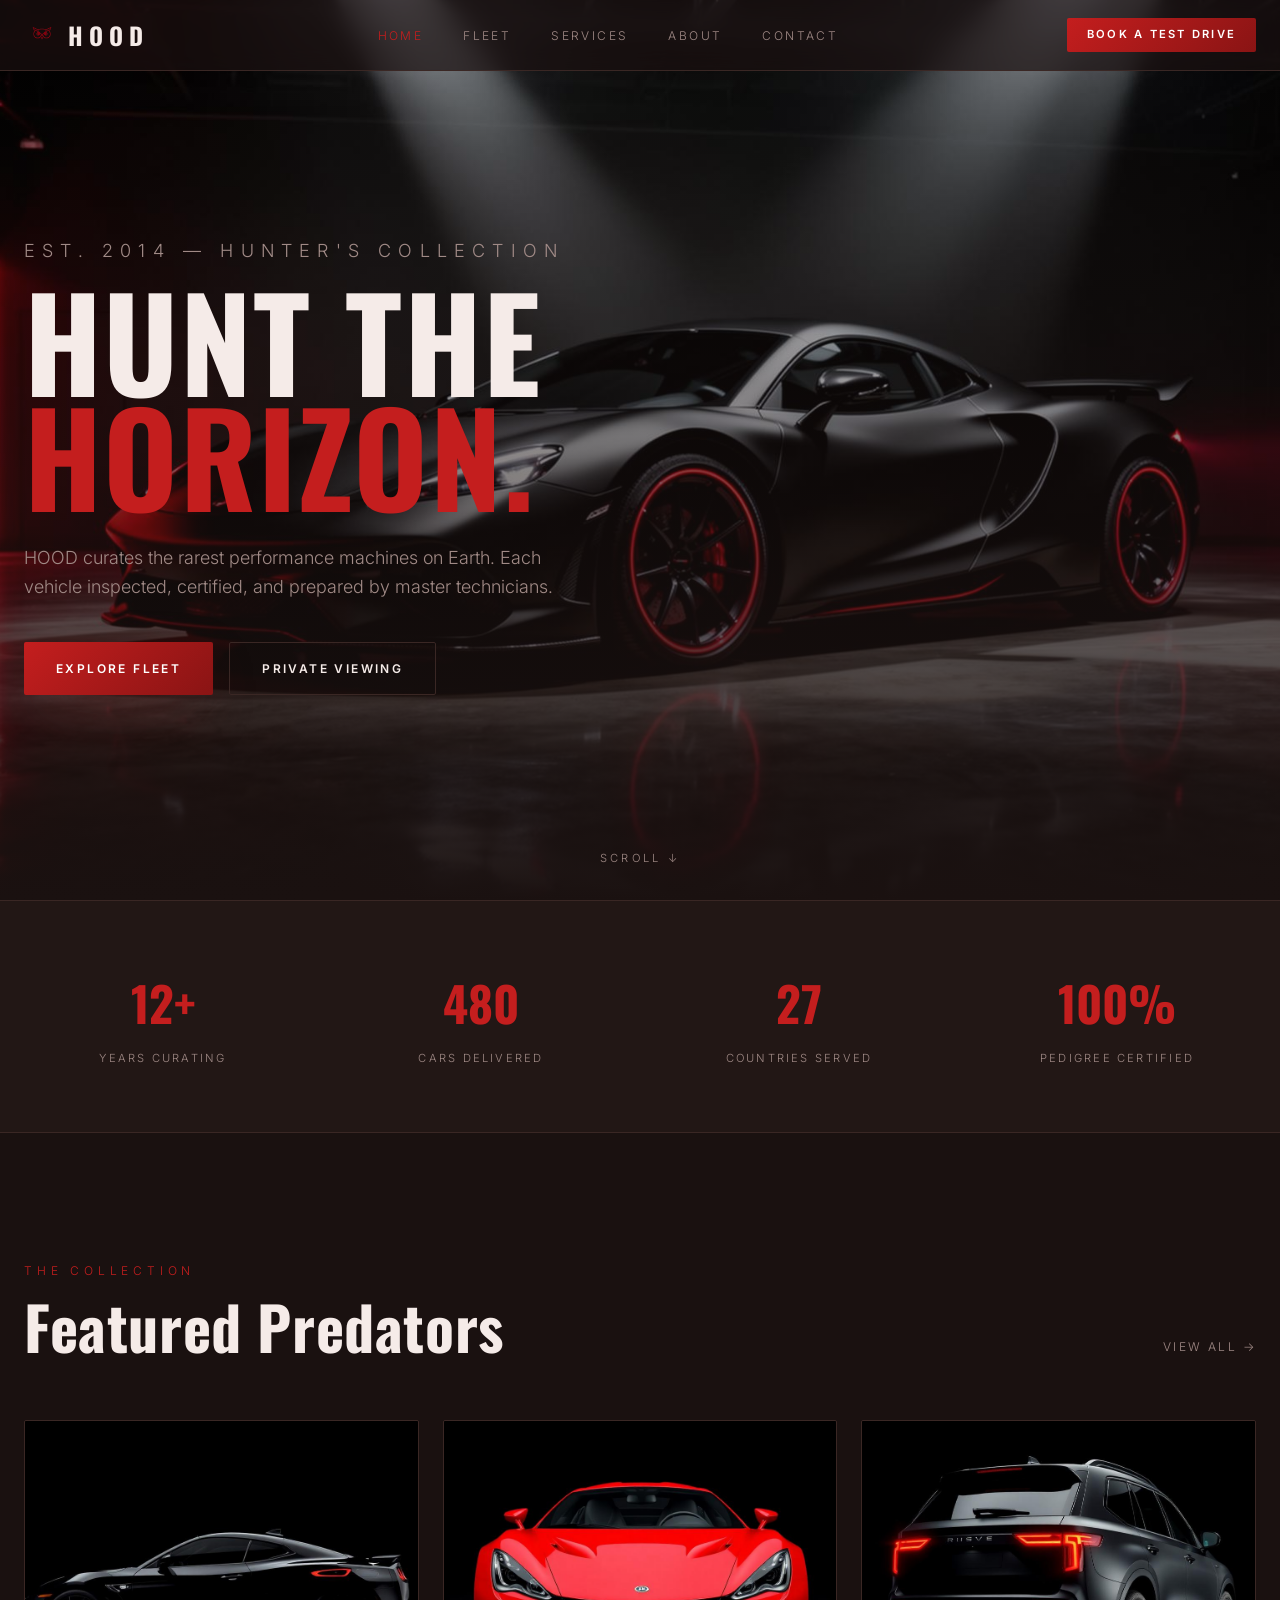
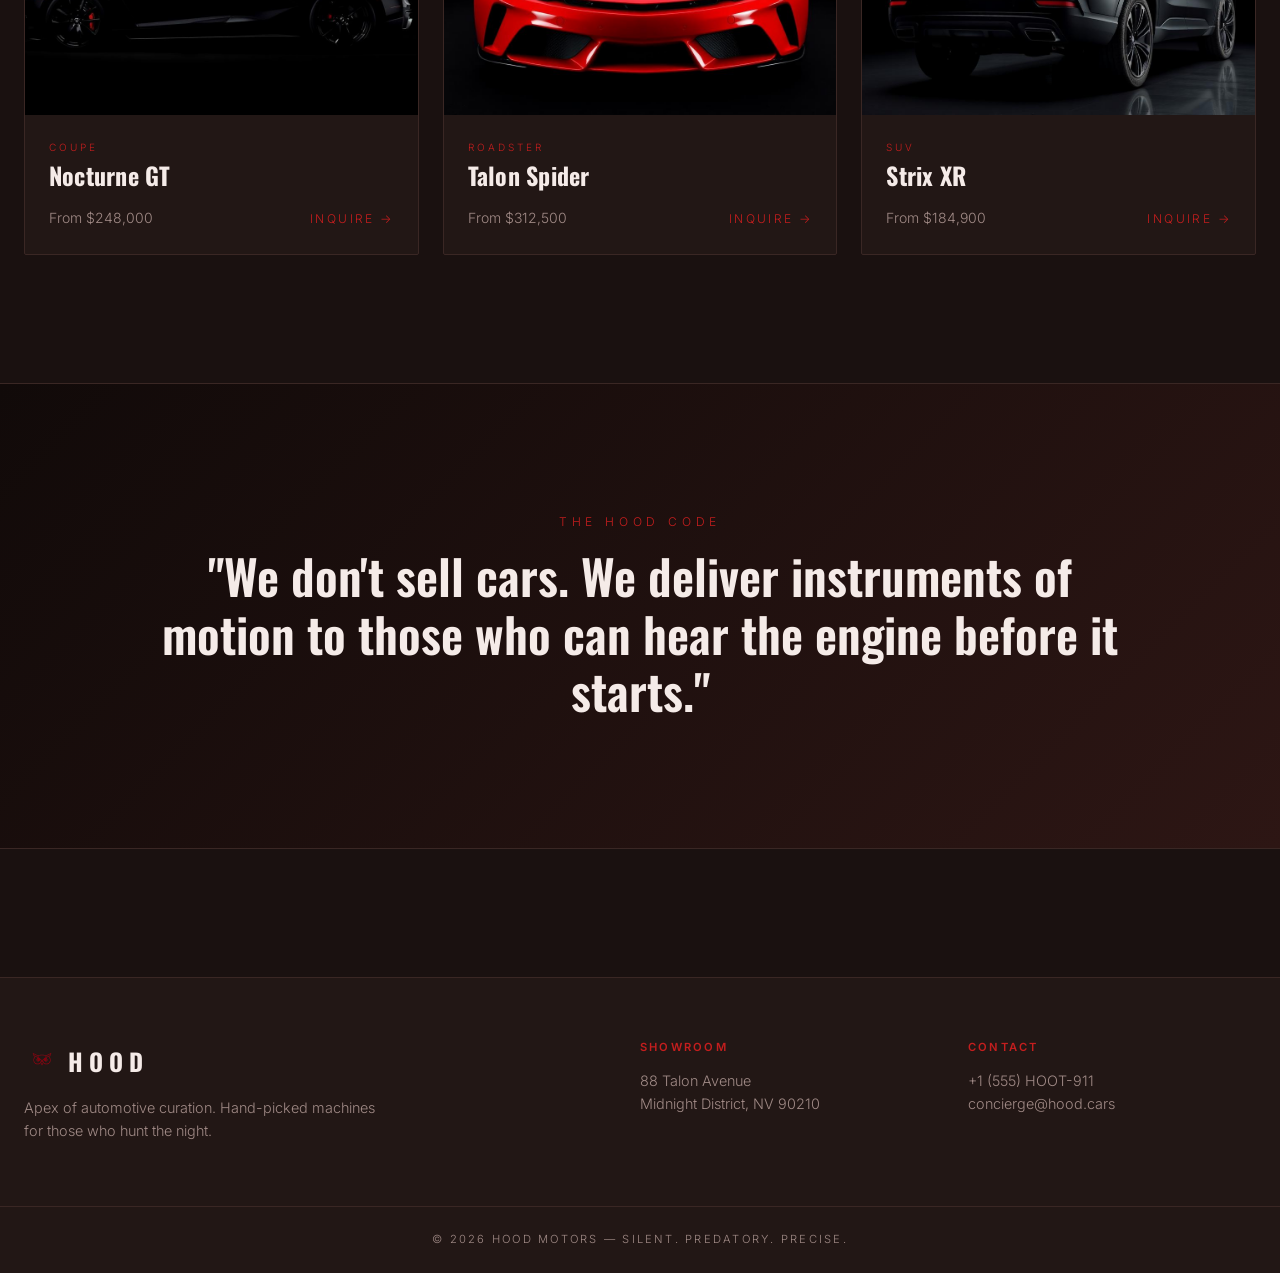
<file: public/static/index.html>
<!doctype html>
<html lang="en">
<head>
<meta charset="utf-8" />
<meta name="viewport" content="width=device-width, initial-scale=1" />
<title>HOOD — Predatory Performance Cars</title>
<meta name="description" content="HOOD curates the world's most exceptional performance and luxury vehicles. Hand-selected, hunter-grade machines." />
<meta property="og:title" content="HOOD — Predatory Performance Cars" />
<meta property="og:description" content="HOOD curates the world's most exceptional performance and luxury vehicles. Hand-selected, hunter-grade machines." />
<meta property="og:type" content="website" />
<link rel="preconnect" href="https://fonts.googleapis.com">
<link rel="preconnect" href="https://fonts.gstatic.com" crossorigin>
<link rel="stylesheet" href="https://fonts.googleapis.com/css2?family=Oswald:wght@400;600;700&family=Inter:wght@300;400;500;600&display=swap">
<link rel="stylesheet" href="styles.css" />
<link rel="icon" type="image/png" href="assets/hood-logo.png" />
</head>
<body>

<header class="nav">
  <div class="nav-inner">
    <a class="logo" href="index.html">
      <img src="assets/hood-logo.png" alt="HOOD owl logo" width="36" height="36" />
      <span>HOOD</span>
    </a>
    <nav><ul class="nav-links"><li><a href="index.html" class="active">Home</a></li><li><a href="fleet.html" class="">Fleet</a></li><li><a href="services.html" class="">Services</a></li><li><a href="about.html" class="">About</a></li><li><a href="contact.html" class="">Contact</a></li></ul></nav>
    <a class="btn-sm" href="contact.html">Book a Test Drive</a>
  </div>
</header>

<main>
<section class="hero">
  <img src="assets/hero-car.jpg" alt="HOOD signature matte black supercar with red rim lighting" />
  <div class="hero-content">
    <p class="eyebrow animate-slide">Est. 2014 — Hunter's Collection</p>
    <h1 class="animate-slide delay-1">HUNT THE<br/><span class="text-primary">HORIZON.</span></h1>
    <p class="animate-slide delay-2">HOOD curates the rarest performance machines on Earth. Each vehicle inspected, certified, and prepared by master technicians.</p>
    <div class="hero-actions animate-slide delay-3">
      <a class="btn btn-primary" href="fleet.html">Explore Fleet</a>
      <a class="btn btn-outline" href="contact.html">Private Viewing</a>
    </div>
  </div>
  <div class="scroll-hint animate-fade">Scroll ↓</div>
</section>

<section class="stats">
  <div class="stats-inner">
    <div><div class="stat-num">12+</div><div class="stat-label">Years curating</div></div>
    <div><div class="stat-num">480</div><div class="stat-label">Cars delivered</div></div>
    <div><div class="stat-num">27</div><div class="stat-label">Countries served</div></div>
    <div><div class="stat-num">100%</div><div class="stat-label">Pedigree certified</div></div>
  </div>
</section>

<section class="section">
  <div class="section-head">
    <div>
      <p class="eyebrow">The Collection</p>
      <h2>Featured Predators</h2>
    </div>
    <a href="fleet.html" class="view-all">View all →</a>
  </div>
  <div class="cars">
    
<article class="car">
  <div class="car-img"><img src="assets/car-coupe.jpg" alt="Nocturne GT" loading="lazy" /></div>
  <div class="car-body">
    <p class="car-tag">Coupe</p>
    <h3 class="car-name">Nocturne GT</h3>
    <div class="car-foot"><span class="car-price">From $248,000</span><span class="car-link">Inquire →</span></div>
  </div>
</article>
<article class="car">
  <div class="car-img"><img src="assets/car-roadster.jpg" alt="Talon Spider" loading="lazy" /></div>
  <div class="car-body">
    <p class="car-tag">Roadster</p>
    <h3 class="car-name">Talon Spider</h3>
    <div class="car-foot"><span class="car-price">From $312,500</span><span class="car-link">Inquire →</span></div>
  </div>
</article>
<article class="car">
  <div class="car-img"><img src="assets/car-suv.jpg" alt="Strix XR" loading="lazy" /></div>
  <div class="car-body">
    <p class="car-tag">SUV</p>
    <h3 class="car-name">Strix XR</h3>
    <div class="car-foot"><span class="car-price">From $184,900</span><span class="car-link">Inquire →</span></div>
  </div>
</article>
  </div>
</section>

<section class="manifesto">
  <div class="manifesto-inner">
    <p class="eyebrow">The HOOD Code</p>
    <blockquote>"We don't sell cars. We deliver instruments of motion to those who can hear the engine before it starts."</blockquote>
  </div>
</section>
</main>

<footer>
  <div class="footer-grid">
    <div>
      <a class="logo" href="index.html">
        <img src="assets/hood-logo.png" alt="HOOD owl logo" width="36" height="36" />
        <span>HOOD</span>
      </a>
      <p>Apex of automotive curation. Hand-picked machines for those who hunt the night.</p>
    </div>
    <div>
      <h4>Showroom</h4>
      <p>88 Talon Avenue<br/>Midnight District, NV 90210</p>
    </div>
    <div>
      <h4>Contact</h4>
      <p>+1 (555) HOOT-911<br/>concierge@hood.cars</p>
    </div>
  </div>
  <div class="footer-bottom">© 2026 HOOD Motors — Silent. Predatory. Precise.</div>
</footer>
</body>
</html>
</file>
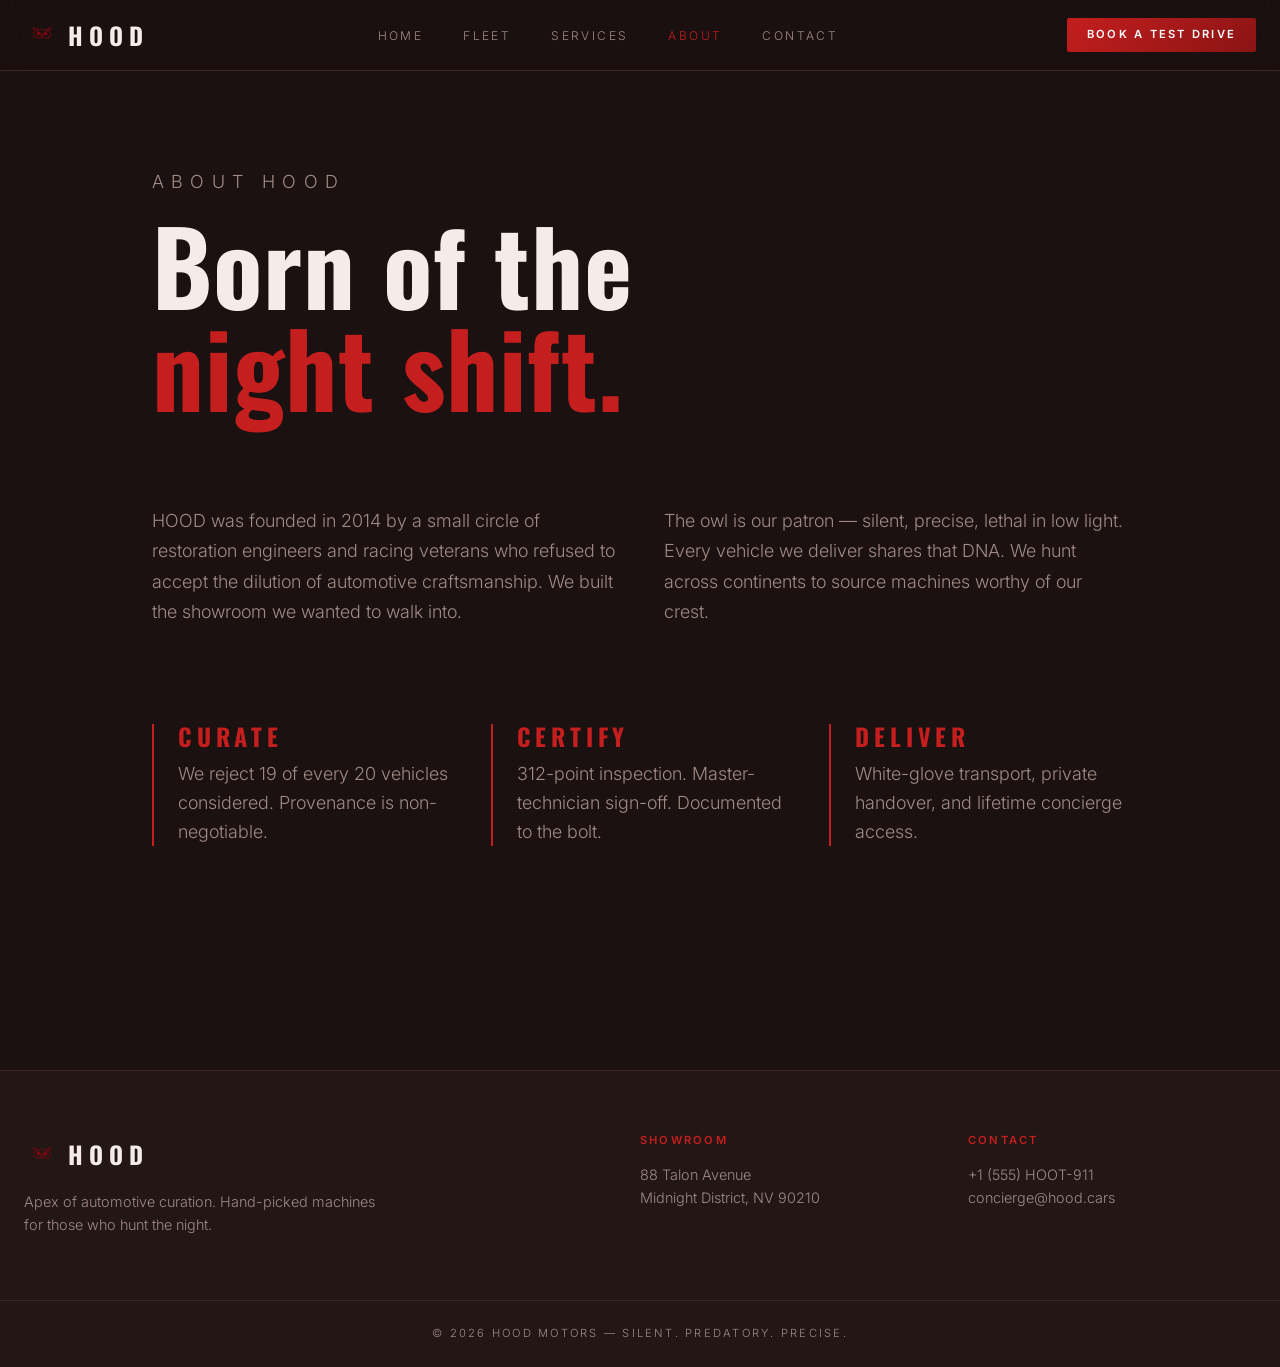
<file: public/static/about.html>
<!doctype html>
<html lang="en">
<head>
<meta charset="utf-8" />
<meta name="viewport" content="width=device-width, initial-scale=1" />
<title>About — HOOD</title>
<meta name="description" content="HOOD Motors — predatory curation of the world's finest performance vehicles since 2014." />
<meta property="og:title" content="About — HOOD" />
<meta property="og:description" content="HOOD Motors — predatory curation of the world's finest performance vehicles since 2014." />
<meta property="og:type" content="website" />
<link rel="preconnect" href="https://fonts.googleapis.com">
<link rel="preconnect" href="https://fonts.gstatic.com" crossorigin>
<link rel="stylesheet" href="https://fonts.googleapis.com/css2?family=Oswald:wght@400;600;700&family=Inter:wght@300;400;500;600&display=swap">
<link rel="stylesheet" href="styles.css" />
<link rel="icon" type="image/png" href="assets/hood-logo.png" />
</head>
<body>

<header class="nav">
  <div class="nav-inner">
    <a class="logo" href="index.html">
      <img src="assets/hood-logo.png" alt="HOOD owl logo" width="36" height="36" />
      <span>HOOD</span>
    </a>
    <nav><ul class="nav-links"><li><a href="index.html" class="">Home</a></li><li><a href="fleet.html" class="">Fleet</a></li><li><a href="services.html" class="">Services</a></li><li><a href="about.html" class="active">About</a></li><li><a href="contact.html" class="">Contact</a></li></ul></nav>
    <a class="btn-sm" href="contact.html">Book a Test Drive</a>
  </div>
</header>

<main>
<section class="page-head" style="max-width:64rem;">
  <p class="eyebrow">About HOOD</p>
  <h1>Born of the<br/><span class="text-primary">night shift.</span></h1>
  <div class="about-grid">
    <p>HOOD was founded in 2014 by a small circle of restoration engineers and racing veterans who refused to accept the dilution of automotive craftsmanship. We built the showroom we wanted to walk into.</p>
    <p>The owl is our patron — silent, precise, lethal in low light. Every vehicle we deliver shares that DNA. We hunt across continents to source machines worthy of our crest.</p>
  </div>
  <div class="pillars">
    <div class="pillar"><h3>Curate</h3><p>We reject 19 of every 20 vehicles considered. Provenance is non-negotiable.</p></div>
    <div class="pillar"><h3>Certify</h3><p>312-point inspection. Master-technician sign-off. Documented to the bolt.</p></div>
    <div class="pillar"><h3>Deliver</h3><p>White-glove transport, private handover, and lifetime concierge access.</p></div>
  </div>
</section>
</main>

<footer>
  <div class="footer-grid">
    <div>
      <a class="logo" href="index.html">
        <img src="assets/hood-logo.png" alt="HOOD owl logo" width="36" height="36" />
        <span>HOOD</span>
      </a>
      <p>Apex of automotive curation. Hand-picked machines for those who hunt the night.</p>
    </div>
    <div>
      <h4>Showroom</h4>
      <p>88 Talon Avenue<br/>Midnight District, NV 90210</p>
    </div>
    <div>
      <h4>Contact</h4>
      <p>+1 (555) HOOT-911<br/>concierge@hood.cars</p>
    </div>
  </div>
  <div class="footer-bottom">© 2026 HOOD Motors — Silent. Predatory. Precise.</div>
</footer>
</body>
</html>
</file>
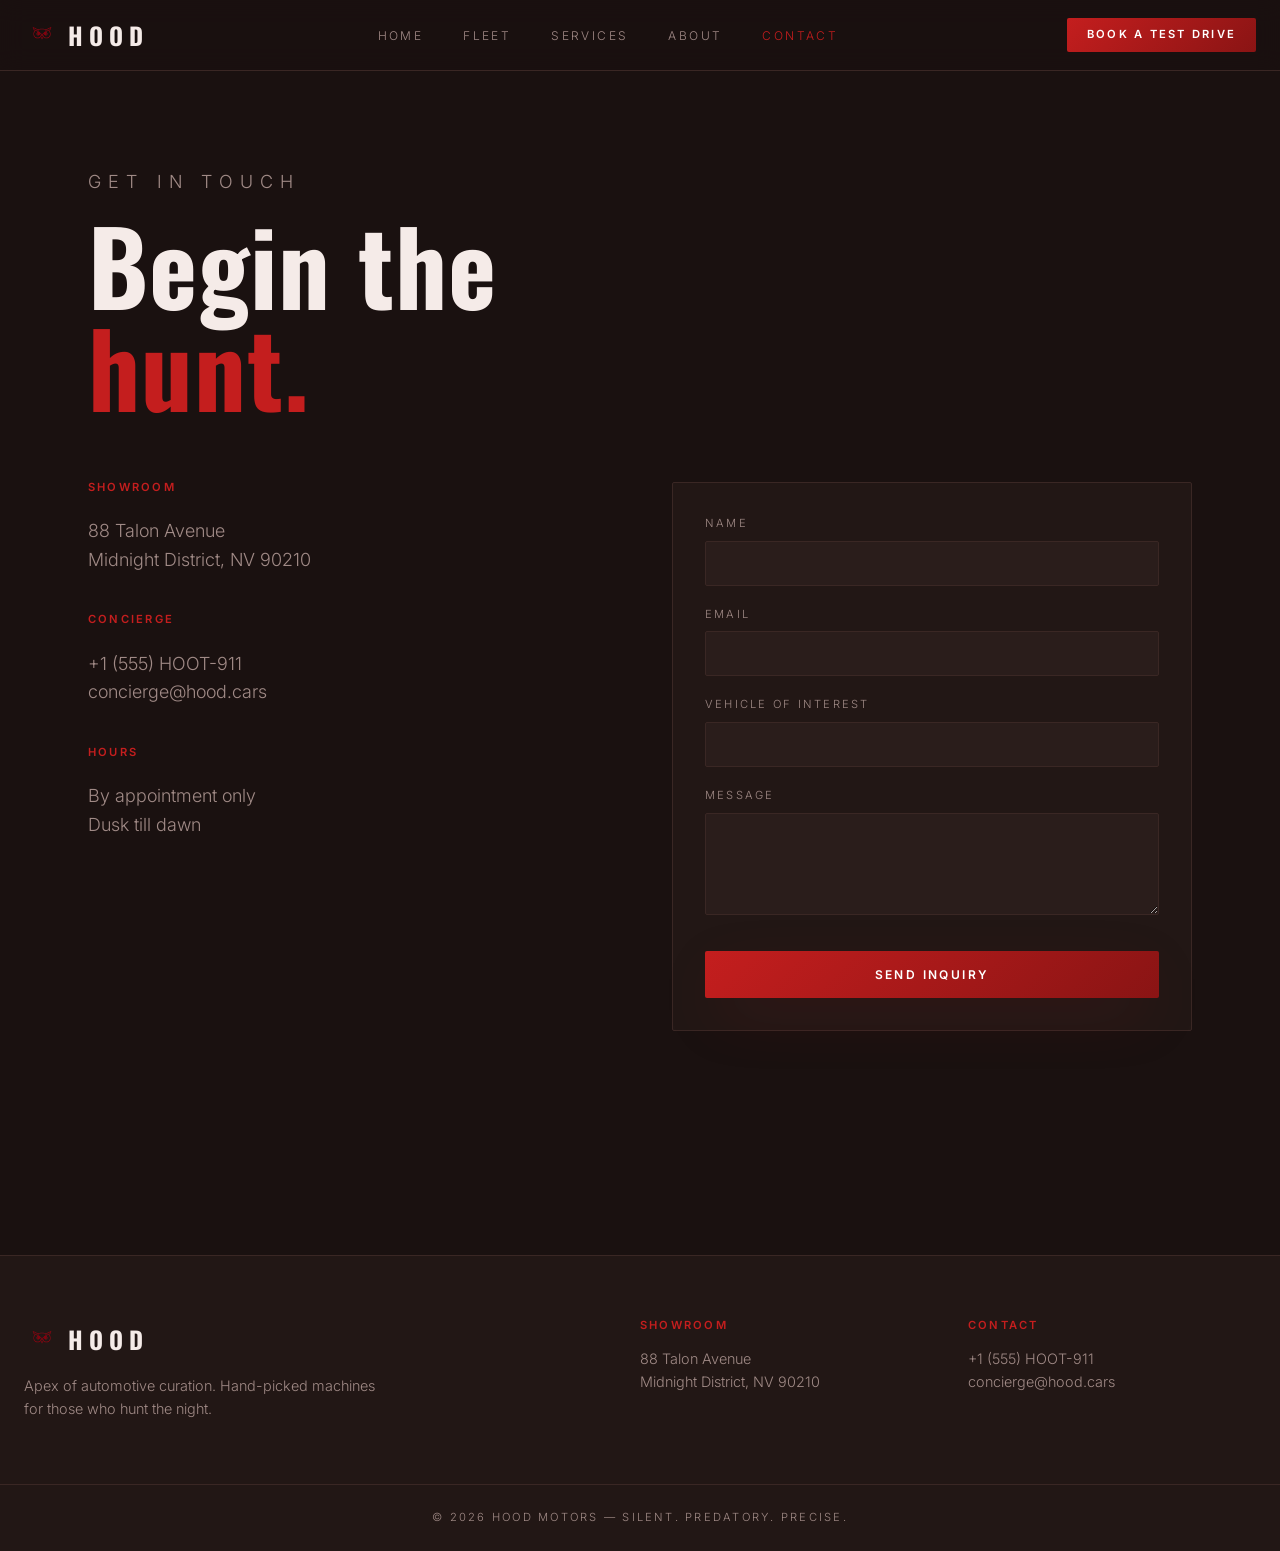
<file: public/static/contact.html>
<!doctype html>
<html lang="en">
<head>
<meta charset="utf-8" />
<meta name="viewport" content="width=device-width, initial-scale=1" />
<title>Contact — HOOD</title>
<meta name="description" content="Book a private viewing or test drive at the HOOD showroom." />
<meta property="og:title" content="Contact — HOOD" />
<meta property="og:description" content="Book a private viewing or test drive at the HOOD showroom." />
<meta property="og:type" content="website" />
<link rel="preconnect" href="https://fonts.googleapis.com">
<link rel="preconnect" href="https://fonts.gstatic.com" crossorigin>
<link rel="stylesheet" href="https://fonts.googleapis.com/css2?family=Oswald:wght@400;600;700&family=Inter:wght@300;400;500;600&display=swap">
<link rel="stylesheet" href="styles.css" />
<link rel="icon" type="image/png" href="assets/hood-logo.png" />
</head>
<body>

<header class="nav">
  <div class="nav-inner">
    <a class="logo" href="index.html">
      <img src="assets/hood-logo.png" alt="HOOD owl logo" width="36" height="36" />
      <span>HOOD</span>
    </a>
    <nav><ul class="nav-links"><li><a href="index.html" class="">Home</a></li><li><a href="fleet.html" class="">Fleet</a></li><li><a href="services.html" class="">Services</a></li><li><a href="about.html" class="">About</a></li><li><a href="contact.html" class="active">Contact</a></li></ul></nav>
    <a class="btn-sm" href="contact.html">Book a Test Drive</a>
  </div>
</header>

<main>
<section class="page-head" style="max-width:72rem;">
  <p class="eyebrow">Get in touch</p>
  <h1>Begin the<br/><span class="text-primary">hunt.</span></h1>
  <div class="contact-grid">
    <div class="contact-info">
      <div><h3>Showroom</h3><p>88 Talon Avenue<br/>Midnight District, NV 90210</p></div>
      <div><h3>Concierge</h3><p>+1 (555) HOOT-911<br/>concierge@hood.cars</p></div>
      <div><h3>Hours</h3><p class="muted">By appointment only<br/>Dusk till dawn</p></div>
    </div>
    <form class="form" id="contactForm" onsubmit="handleSubmit(event)">
      <div id="formFields">
        <div class="field"><label>Name</label><input required name="name" /></div>
        <div class="field"><label>Email</label><input required type="email" name="email" /></div>
        <div class="field"><label>Vehicle of Interest</label><input name="vehicle" /></div>
        <div class="field"><label>Message</label><textarea rows="4" name="message"></textarea></div>
        <button class="btn btn-primary" type="submit">Send Inquiry</button>
      </div>
      <div id="formSuccess" class="form-success" style="display:none;">
        <p class="eyebrow">Received</p>
        <h3>The owl has heard you.</h3>
        <p>A concierge will reach you within 12 hours.</p>
      </div>
    </form>
  </div>
</section>
</main>
<script>
function handleSubmit(e){
  e.preventDefault();
  document.getElementById('formFields').style.display='none';
  document.getElementById('formSuccess').style.display='block';
}
</script>

<footer>
  <div class="footer-grid">
    <div>
      <a class="logo" href="index.html">
        <img src="assets/hood-logo.png" alt="HOOD owl logo" width="36" height="36" />
        <span>HOOD</span>
      </a>
      <p>Apex of automotive curation. Hand-picked machines for those who hunt the night.</p>
    </div>
    <div>
      <h4>Showroom</h4>
      <p>88 Talon Avenue<br/>Midnight District, NV 90210</p>
    </div>
    <div>
      <h4>Contact</h4>
      <p>+1 (555) HOOT-911<br/>concierge@hood.cars</p>
    </div>
  </div>
  <div class="footer-bottom">© 2026 HOOD Motors — Silent. Predatory. Precise.</div>
</footer>
</body>
</html>
</file>
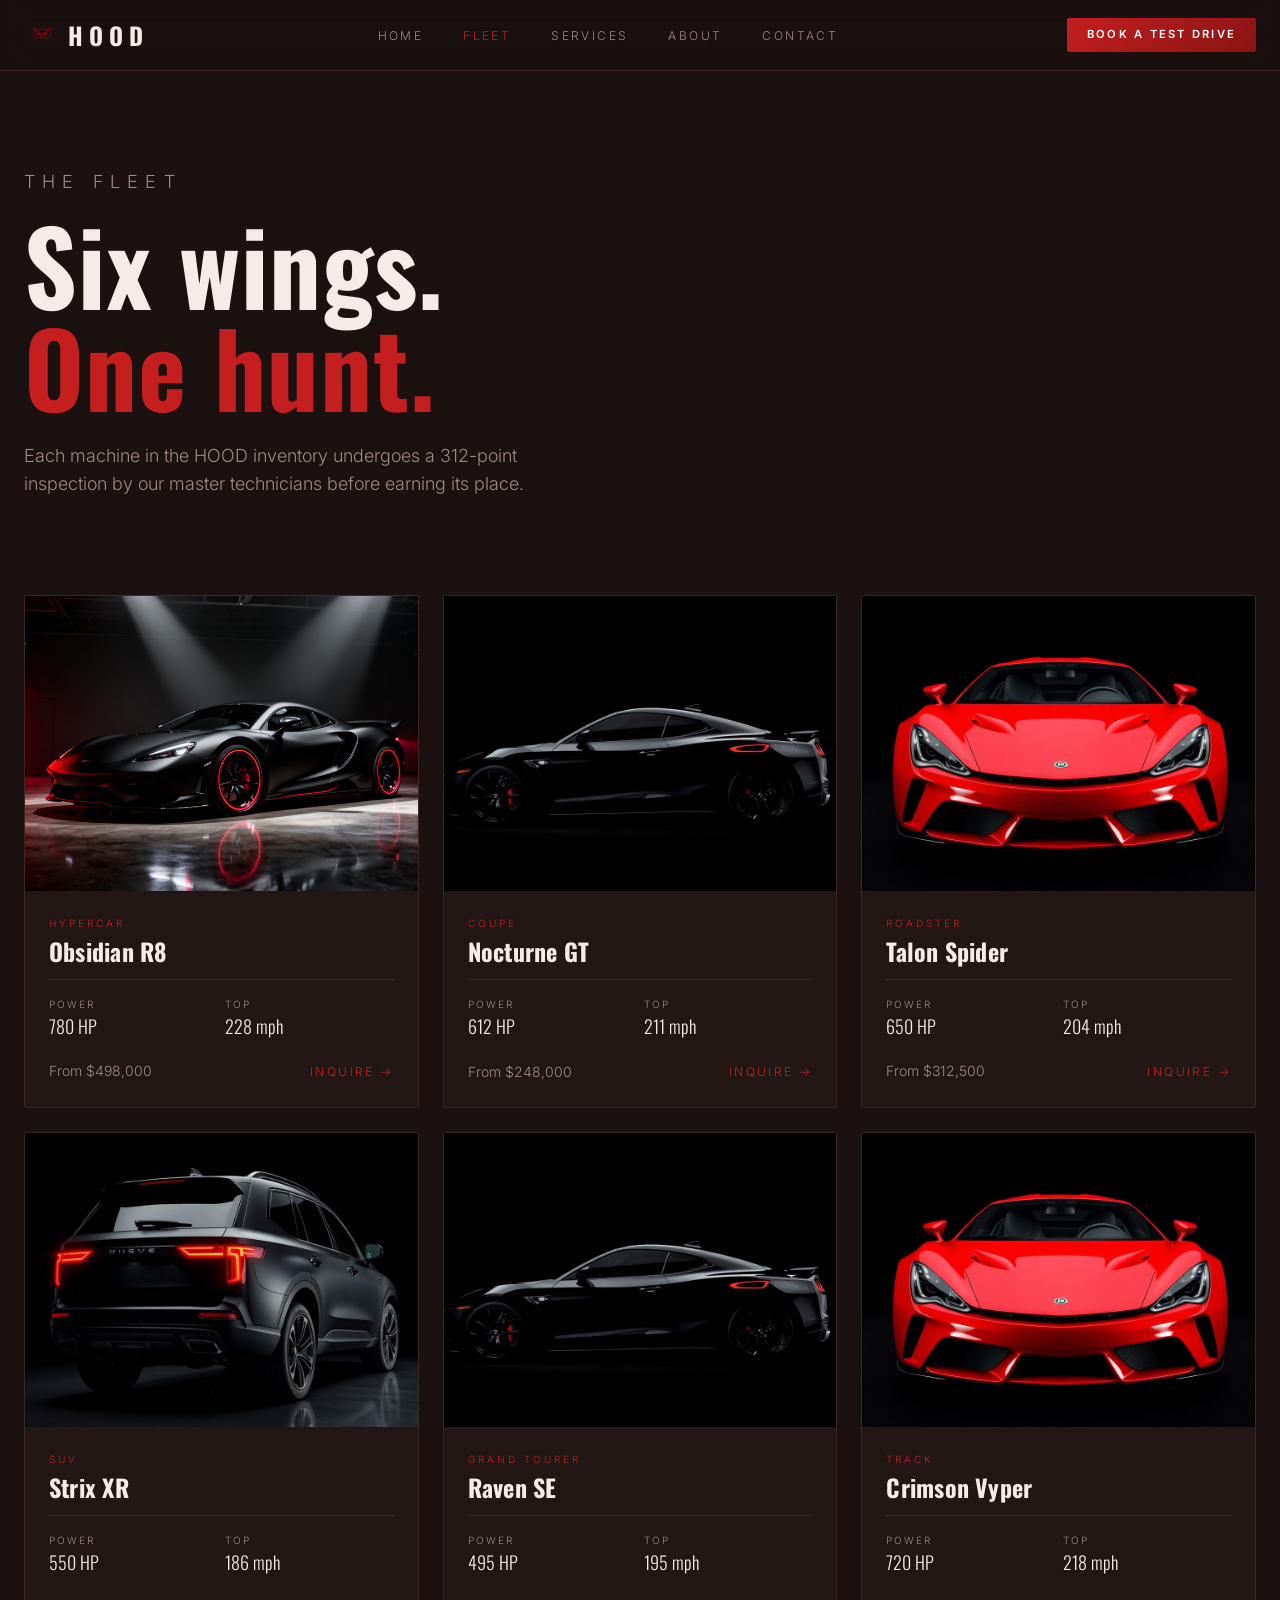
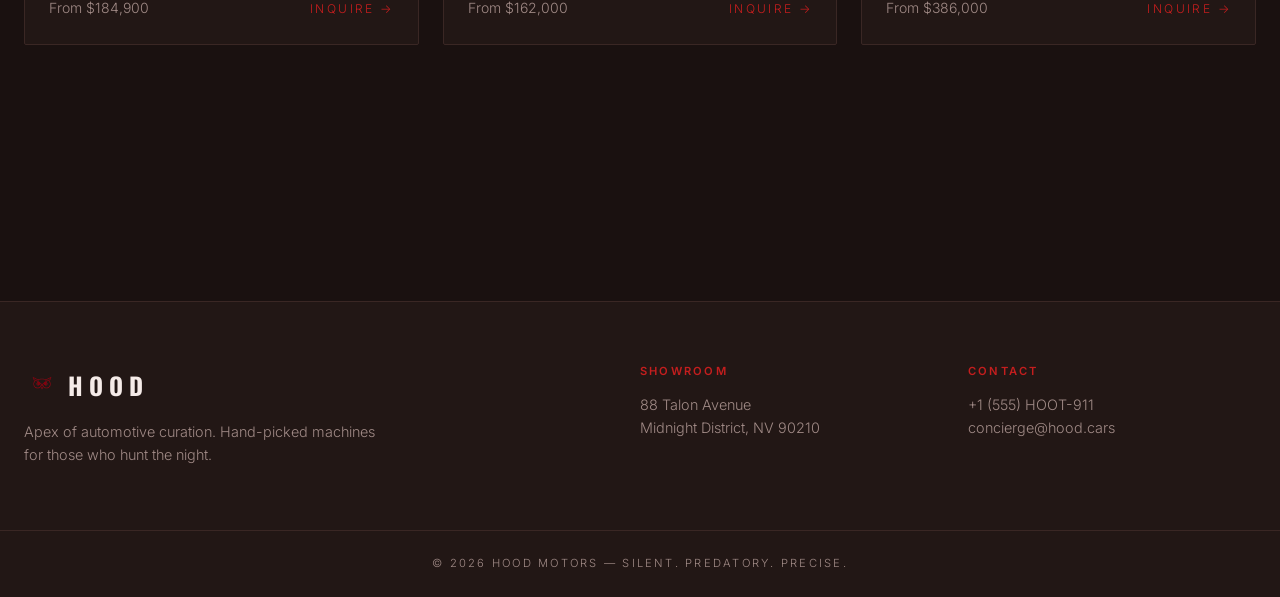
<file: public/static/fleet.html>
<!doctype html>
<html lang="en">
<head>
<meta charset="utf-8" />
<meta name="viewport" content="width=device-width, initial-scale=1" />
<title>Fleet — HOOD</title>
<meta name="description" content="Browse the HOOD collection of curated performance and luxury vehicles." />
<meta property="og:title" content="Fleet — HOOD" />
<meta property="og:description" content="Browse the HOOD collection of curated performance and luxury vehicles." />
<meta property="og:type" content="website" />
<link rel="preconnect" href="https://fonts.googleapis.com">
<link rel="preconnect" href="https://fonts.gstatic.com" crossorigin>
<link rel="stylesheet" href="https://fonts.googleapis.com/css2?family=Oswald:wght@400;600;700&family=Inter:wght@300;400;500;600&display=swap">
<link rel="stylesheet" href="styles.css" />
<link rel="icon" type="image/png" href="assets/hood-logo.png" />
</head>
<body>

<header class="nav">
  <div class="nav-inner">
    <a class="logo" href="index.html">
      <img src="assets/hood-logo.png" alt="HOOD owl logo" width="36" height="36" />
      <span>HOOD</span>
    </a>
    <nav><ul class="nav-links"><li><a href="index.html" class="">Home</a></li><li><a href="fleet.html" class="active">Fleet</a></li><li><a href="services.html" class="">Services</a></li><li><a href="about.html" class="">About</a></li><li><a href="contact.html" class="">Contact</a></li></ul></nav>
    <a class="btn-sm" href="contact.html">Book a Test Drive</a>
  </div>
</header>

<main>
<section class="page-head">
  <p class="eyebrow">The Fleet</p>
  <h1>Six wings.<br/><span class="text-primary">One hunt.</span></h1>
  <p>Each machine in the HOOD inventory undergoes a 312-point inspection by our master technicians before earning its place.</p>
</section>
<section class="section" style="padding-top:0;">
  <div class="cars">
<article class="car">
  <div class="car-img"><img src="assets/hero-car.jpg" alt="Obsidian R8" loading="lazy" /></div>
  <div class="car-body">
    <p class="car-tag">Hypercar</p>
    <h3 class="car-name">Obsidian R8</h3>
    <div class="car-meta">
      <div><div class="car-meta-label">Power</div><div class="car-meta-val">780 HP</div></div>
      <div><div class="car-meta-label">Top</div><div class="car-meta-val">228 mph</div></div>
    </div>
    <div class="car-foot"><span class="car-price">From $498,000</span><span class="car-link">Inquire →</span></div>
  </div>
</article>
<article class="car">
  <div class="car-img"><img src="assets/car-coupe.jpg" alt="Nocturne GT" loading="lazy" /></div>
  <div class="car-body">
    <p class="car-tag">Coupe</p>
    <h3 class="car-name">Nocturne GT</h3>
    <div class="car-meta">
      <div><div class="car-meta-label">Power</div><div class="car-meta-val">612 HP</div></div>
      <div><div class="car-meta-label">Top</div><div class="car-meta-val">211 mph</div></div>
    </div>
    <div class="car-foot"><span class="car-price">From $248,000</span><span class="car-link">Inquire →</span></div>
  </div>
</article>
<article class="car">
  <div class="car-img"><img src="assets/car-roadster.jpg" alt="Talon Spider" loading="lazy" /></div>
  <div class="car-body">
    <p class="car-tag">Roadster</p>
    <h3 class="car-name">Talon Spider</h3>
    <div class="car-meta">
      <div><div class="car-meta-label">Power</div><div class="car-meta-val">650 HP</div></div>
      <div><div class="car-meta-label">Top</div><div class="car-meta-val">204 mph</div></div>
    </div>
    <div class="car-foot"><span class="car-price">From $312,500</span><span class="car-link">Inquire →</span></div>
  </div>
</article>
<article class="car">
  <div class="car-img"><img src="assets/car-suv.jpg" alt="Strix XR" loading="lazy" /></div>
  <div class="car-body">
    <p class="car-tag">SUV</p>
    <h3 class="car-name">Strix XR</h3>
    <div class="car-meta">
      <div><div class="car-meta-label">Power</div><div class="car-meta-val">550 HP</div></div>
      <div><div class="car-meta-label">Top</div><div class="car-meta-val">186 mph</div></div>
    </div>
    <div class="car-foot"><span class="car-price">From $184,900</span><span class="car-link">Inquire →</span></div>
  </div>
</article>
<article class="car">
  <div class="car-img"><img src="assets/car-coupe.jpg" alt="Raven SE" loading="lazy" /></div>
  <div class="car-body">
    <p class="car-tag">Grand Tourer</p>
    <h3 class="car-name">Raven SE</h3>
    <div class="car-meta">
      <div><div class="car-meta-label">Power</div><div class="car-meta-val">495 HP</div></div>
      <div><div class="car-meta-label">Top</div><div class="car-meta-val">195 mph</div></div>
    </div>
    <div class="car-foot"><span class="car-price">From $162,000</span><span class="car-link">Inquire →</span></div>
  </div>
</article>
<article class="car">
  <div class="car-img"><img src="assets/car-roadster.jpg" alt="Crimson Vyper" loading="lazy" /></div>
  <div class="car-body">
    <p class="car-tag">Track</p>
    <h3 class="car-name">Crimson Vyper</h3>
    <div class="car-meta">
      <div><div class="car-meta-label">Power</div><div class="car-meta-val">720 HP</div></div>
      <div><div class="car-meta-label">Top</div><div class="car-meta-val">218 mph</div></div>
    </div>
    <div class="car-foot"><span class="car-price">From $386,000</span><span class="car-link">Inquire →</span></div>
  </div>
</article></div>
</section>
</main>

<footer>
  <div class="footer-grid">
    <div>
      <a class="logo" href="index.html">
        <img src="assets/hood-logo.png" alt="HOOD owl logo" width="36" height="36" />
        <span>HOOD</span>
      </a>
      <p>Apex of automotive curation. Hand-picked machines for those who hunt the night.</p>
    </div>
    <div>
      <h4>Showroom</h4>
      <p>88 Talon Avenue<br/>Midnight District, NV 90210</p>
    </div>
    <div>
      <h4>Contact</h4>
      <p>+1 (555) HOOT-911<br/>concierge@hood.cars</p>
    </div>
  </div>
  <div class="footer-bottom">© 2026 HOOD Motors — Silent. Predatory. Precise.</div>
</footer>
</body>
</html>
</file>
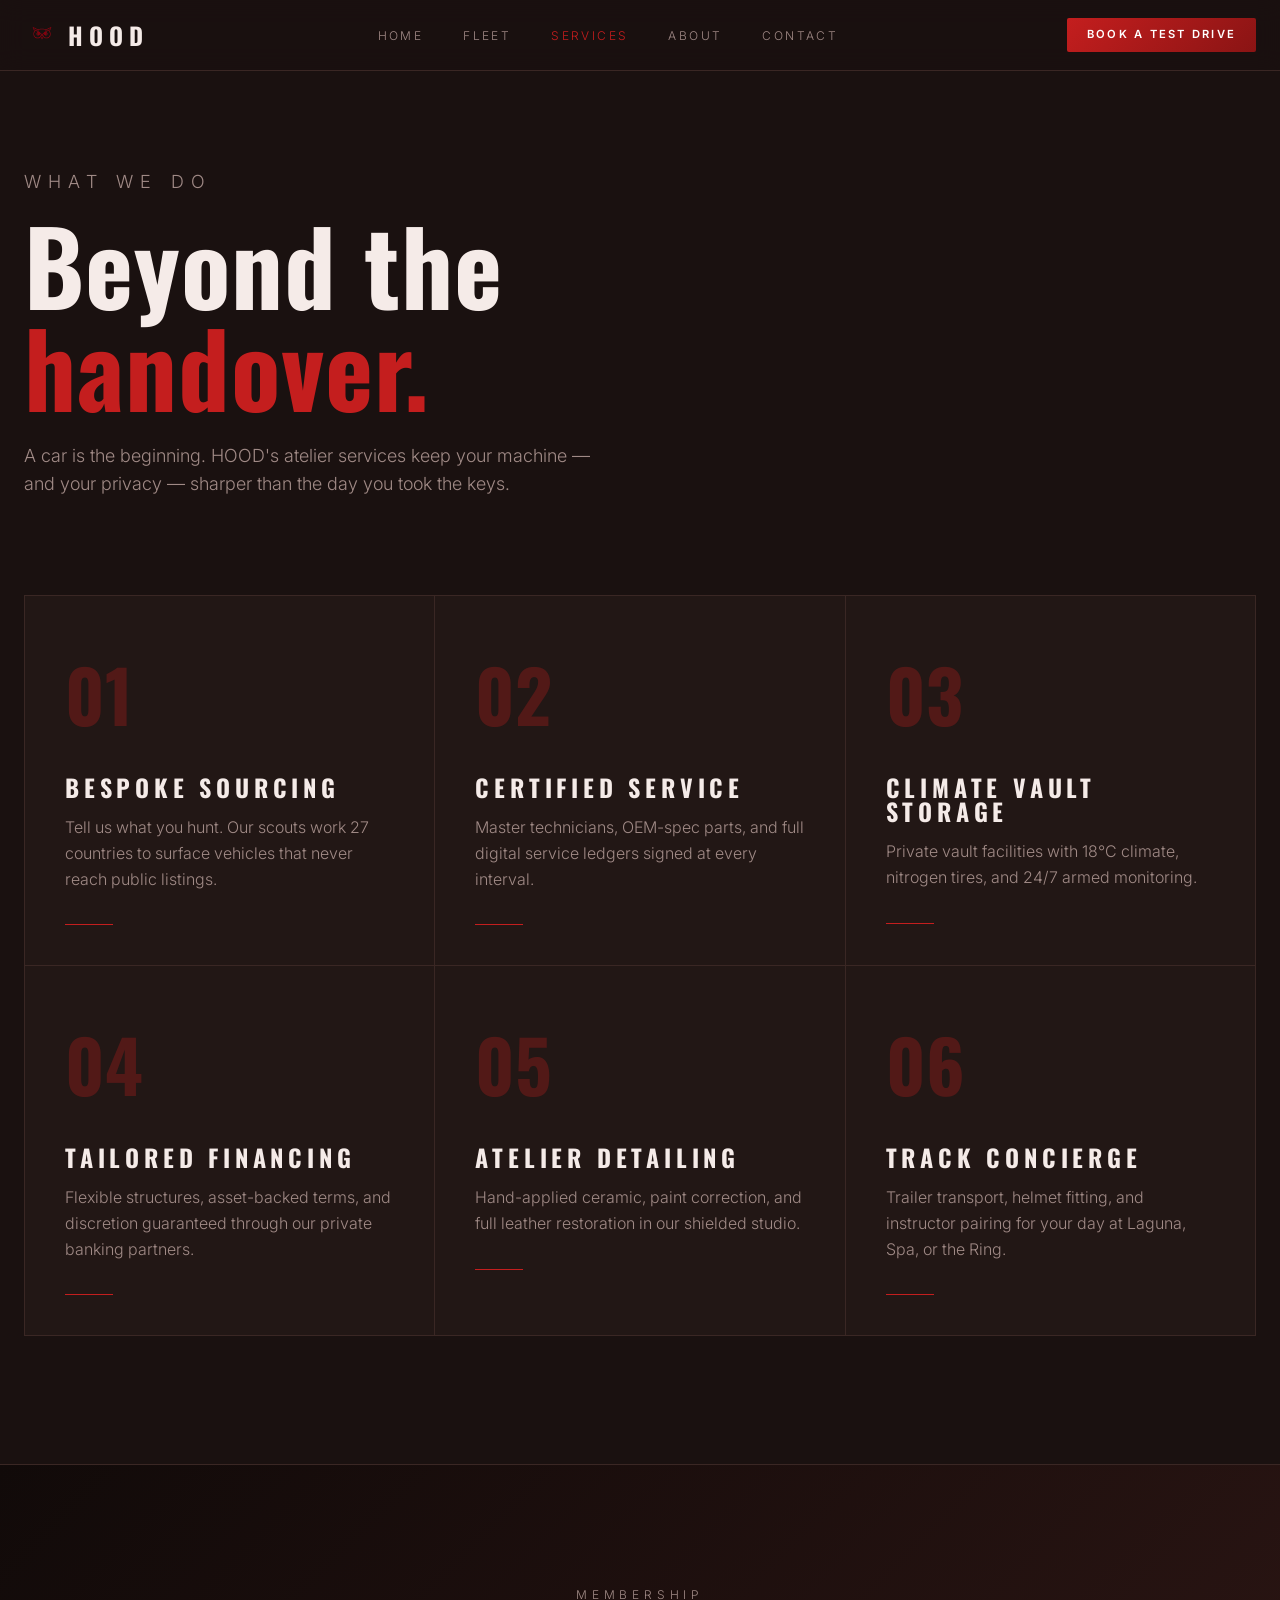
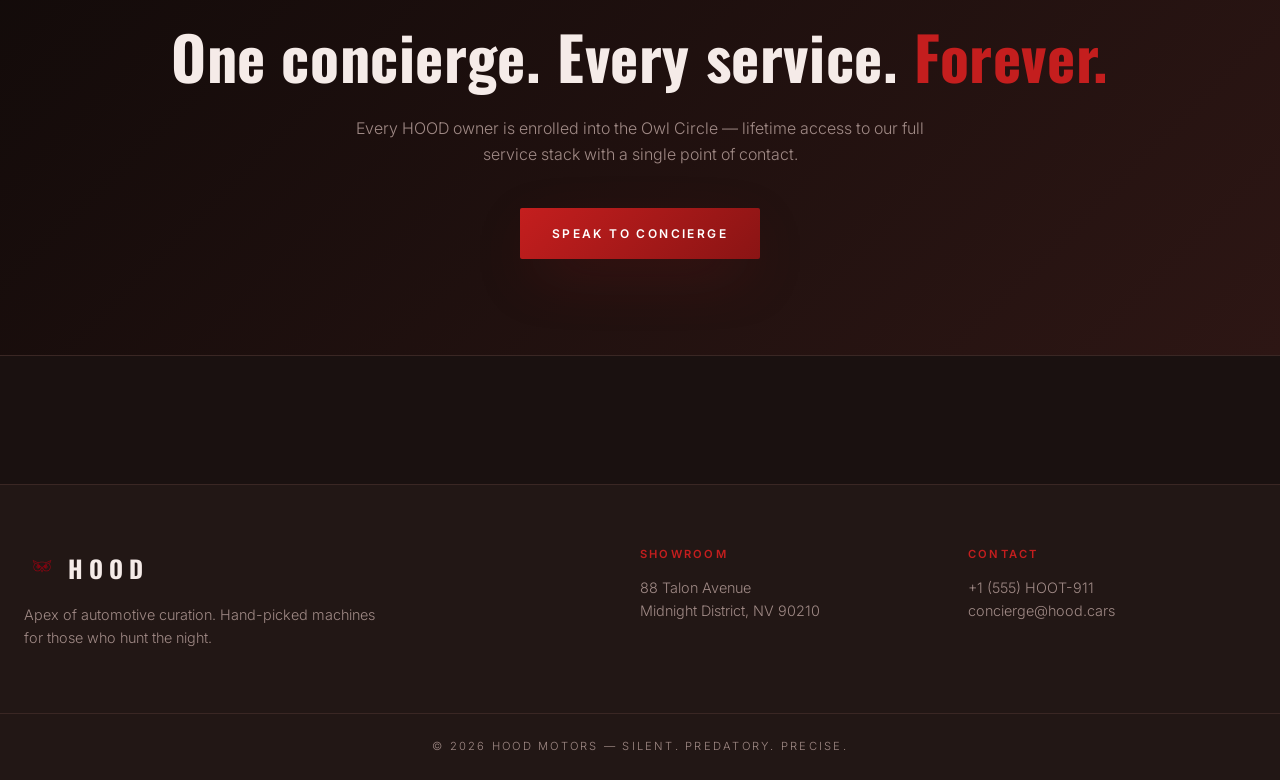
<file: public/static/services.html>
<!doctype html>
<html lang="en">
<head>
<meta charset="utf-8" />
<meta name="viewport" content="width=device-width, initial-scale=1" />
<title>Services — HOOD</title>
<meta name="description" content="Concierge sourcing, certified service, secure storage, financing, and bespoke detailing from HOOD Motors." />
<meta property="og:title" content="Services — HOOD" />
<meta property="og:description" content="Concierge sourcing, certified service, secure storage, financing, and bespoke detailing from HOOD Motors." />
<meta property="og:type" content="website" />
<link rel="preconnect" href="https://fonts.googleapis.com">
<link rel="preconnect" href="https://fonts.gstatic.com" crossorigin>
<link rel="stylesheet" href="https://fonts.googleapis.com/css2?family=Oswald:wght@400;600;700&family=Inter:wght@300;400;500;600&display=swap">
<link rel="stylesheet" href="styles.css" />
<link rel="icon" type="image/png" href="assets/hood-logo.png" />
</head>
<body>

<header class="nav">
  <div class="nav-inner">
    <a class="logo" href="index.html">
      <img src="assets/hood-logo.png" alt="HOOD owl logo" width="36" height="36" />
      <span>HOOD</span>
    </a>
    <nav><ul class="nav-links"><li><a href="index.html" class="">Home</a></li><li><a href="fleet.html" class="">Fleet</a></li><li><a href="services.html" class="active">Services</a></li><li><a href="about.html" class="">About</a></li><li><a href="contact.html" class="">Contact</a></li></ul></nav>
    <a class="btn-sm" href="contact.html">Book a Test Drive</a>
  </div>
</header>

<main>
<section class="page-head">
  <p class="eyebrow">What we do</p>
  <h1>Beyond the<br/><span class="text-primary">handover.</span></h1>
  <p>A car is the beginning. HOOD's atelier services keep your machine — and your privacy — sharper than the day you took the keys.</p>
</section>
<section class="section" style="padding-top:0;">
  <div class="services-grid">
<article class="service">
  <div class="service-num">01</div>
  <h3>Bespoke Sourcing</h3>
  <p>Tell us what you hunt. Our scouts work 27 countries to surface vehicles that never reach public listings.</p>
  <div class="service-bar"></div>
</article>
<article class="service">
  <div class="service-num">02</div>
  <h3>Certified Service</h3>
  <p>Master technicians, OEM-spec parts, and full digital service ledgers signed at every interval.</p>
  <div class="service-bar"></div>
</article>
<article class="service">
  <div class="service-num">03</div>
  <h3>Climate Vault Storage</h3>
  <p>Private vault facilities with 18°C climate, nitrogen tires, and 24/7 armed monitoring.</p>
  <div class="service-bar"></div>
</article>
<article class="service">
  <div class="service-num">04</div>
  <h3>Tailored Financing</h3>
  <p>Flexible structures, asset-backed terms, and discretion guaranteed through our private banking partners.</p>
  <div class="service-bar"></div>
</article>
<article class="service">
  <div class="service-num">05</div>
  <h3>Atelier Detailing</h3>
  <p>Hand-applied ceramic, paint correction, and full leather restoration in our shielded studio.</p>
  <div class="service-bar"></div>
</article>
<article class="service">
  <div class="service-num">06</div>
  <h3>Track Concierge</h3>
  <p>Trailer transport, helmet fitting, and instructor pairing for your day at Laguna, Spa, or the Ring.</p>
  <div class="service-bar"></div>
</article></div>
</section>
<section class="cta-section">
  <div class="cta-inner">
    <p class="eyebrow">Membership</p>
    <h2>One concierge. Every service. <span class="text-primary">Forever.</span></h2>
    <p>Every HOOD owner is enrolled into the Owl Circle — lifetime access to our full service stack with a single point of contact.</p>
    <a class="btn btn-primary" href="contact.html">Speak to Concierge</a>
  </div>
</section>
</main>

<footer>
  <div class="footer-grid">
    <div>
      <a class="logo" href="index.html">
        <img src="assets/hood-logo.png" alt="HOOD owl logo" width="36" height="36" />
        <span>HOOD</span>
      </a>
      <p>Apex of automotive curation. Hand-picked machines for those who hunt the night.</p>
    </div>
    <div>
      <h4>Showroom</h4>
      <p>88 Talon Avenue<br/>Midnight District, NV 90210</p>
    </div>
    <div>
      <h4>Contact</h4>
      <p>+1 (555) HOOT-911<br/>concierge@hood.cars</p>
    </div>
  </div>
  <div class="footer-bottom">© 2026 HOOD Motors — Silent. Predatory. Precise.</div>
</footer>
</body>
</html>
</file>
<file: public/static/styles.css>
/* HOOD — Predatory Performance Cars
   Black + blood-red cinematic theme */

:root {
  --background: #1a1110;
  --foreground: #f5ebe8;
  --card: #221715;
  --muted: #2a1d1b;
  --muted-foreground: #a08a86;
  --primary: #c41e1e;
  --primary-glow: #e63232;
  --primary-foreground: #ffffff;
  --border: #3a2724;
  --input: #2a1d1b;

  --gradient-hero: linear-gradient(135deg, #110a09 0%, #2d1614 100%);
  --gradient-red: linear-gradient(135deg, #c41e1e 0%, #8a1414 100%);
  --gradient-fade-bottom: linear-gradient(to bottom, transparent 0%, var(--background) 100%);
  --shadow-red: 0 20px 60px -20px rgba(196, 30, 30, 0.55);
  --shadow-deep: 0 30px 80px -30px rgba(0, 0, 0, 0.8);
  --ease: cubic-bezier(0.22, 1, 0.36, 1);
}

* { box-sizing: border-box; margin: 0; padding: 0; }

html { scroll-behavior: smooth; }

body {
  background: var(--background);
  color: var(--foreground);
  font-family: "Inter", system-ui, -apple-system, sans-serif;
  font-weight: 300;
  line-height: 1.6;
  -webkit-font-smoothing: antialiased;
  overflow-x: hidden;
}

h1, h2, h3, h4 {
  font-family: "Oswald", "Impact", sans-serif;
  font-weight: 700;
  letter-spacing: 0.01em;
  line-height: 1;
}

a { color: inherit; text-decoration: none; }
img { display: block; max-width: 100%; height: auto; }

/* ===== NAV ===== */
.nav {
  position: fixed;
  top: 0; left: 0; right: 0;
  z-index: 50;
  background: rgba(26, 17, 16, 0.7);
  backdrop-filter: blur(12px);
  -webkit-backdrop-filter: blur(12px);
  border-bottom: 1px solid var(--border);
}
.nav-inner {
  max-width: 1280px;
  margin: 0 auto;
  padding: 1rem 1.5rem;
  display: flex;
  align-items: center;
  justify-content: space-between;
  gap: 1rem;
}
.logo { display: flex; align-items: center; gap: 0.5rem; }
.logo img { width: 36px; height: 36px; }
.logo span {
  font-family: "Oswald", sans-serif;
  font-size: 1.5rem;
  font-weight: 700;
  letter-spacing: 0.25em;
}
.nav-links {
  display: none;
  gap: 2.5rem;
  list-style: none;
}
.nav-links a {
  font-size: 0.75rem;
  text-transform: uppercase;
  letter-spacing: 0.2em;
  color: var(--muted-foreground);
  transition: color 0.2s ease;
}
.nav-links a:hover, .nav-links a.active { color: var(--primary); }

@media (min-width: 768px) {
  .nav-links { display: flex; }
}

/* ===== BUTTONS ===== */
.btn {
  display: inline-flex;
  align-items: center;
  padding: 1rem 2rem;
  font-size: 0.75rem;
  text-transform: uppercase;
  letter-spacing: 0.2em;
  font-weight: 600;
  border-radius: 2px;
  border: none;
  cursor: pointer;
  transition: opacity 0.3s, border-color 0.3s, color 0.3s;
  font-family: inherit;
}
.btn-primary {
  background: var(--gradient-red);
  color: var(--primary-foreground);
  box-shadow: var(--shadow-red);
}
.btn-primary:hover { opacity: 0.9; }
.btn-outline {
  background: transparent;
  color: var(--foreground);
  border: 1px solid var(--border);
}
.btn-outline:hover { border-color: var(--primary); color: var(--primary); }

.btn-sm {
  display: none;
  padding: 0.5rem 1.25rem;
  font-size: 0.7rem;
  background: var(--gradient-red);
  color: var(--primary-foreground);
  border-radius: 2px;
  text-transform: uppercase;
  letter-spacing: 0.2em;
  font-weight: 600;
  box-shadow: var(--shadow-red);
}
@media (min-width: 768px) { .btn-sm { display: inline-flex; } }

/* ===== MAIN ===== */
main { padding-top: 5rem; min-height: 100vh; }

.eyebrow {
  font-size: 0.75rem;
  text-transform: uppercase;
  letter-spacing: 0.4em;
  color: var(--primary);
  margin-bottom: 1rem;
}
.text-primary { color: var(--primary); }
.muted { color: var(--muted-foreground); }

/* ===== HERO ===== */
.hero {
  position: relative;
  margin-top: -5rem;
  height: 100vh;
  min-height: 700px;
  overflow: hidden;
}
.hero img {
  position: absolute;
  inset: 0;
  width: 100%;
  height: 100%;
  object-fit: cover;
}
.hero::before, .hero::after {
  content: "";
  position: absolute;
  inset: 0;
  pointer-events: none;
}
.hero::before {
  background: linear-gradient(to right, var(--background), rgba(26,17,16,0.6) 50%, transparent);
}
.hero::after { background: var(--gradient-fade-bottom); }
.hero-content {
  position: relative;
  z-index: 2;
  max-width: 1280px;
  margin: 0 auto;
  padding: 0 1.5rem;
  height: 100%;
  display: flex;
  flex-direction: column;
  justify-content: center;
}
.hero h1 {
  font-size: clamp(3.5rem, 10vw, 9rem);
  line-height: 0.9;
  max-width: 56rem;
}
.hero p {
  margin-top: 2rem;
  max-width: 36rem;
  font-size: 1.125rem;
  color: var(--muted-foreground);
}
.hero-actions {
  margin-top: 2.5rem;
  display: flex;
  flex-wrap: wrap;
  gap: 1rem;
}
.scroll-hint {
  position: absolute;
  bottom: 2rem; left: 50%;
  transform: translateX(-50%);
  z-index: 2;
  font-size: 0.7rem;
  text-transform: uppercase;
  letter-spacing: 0.3em;
  color: var(--muted-foreground);
}

/* ===== STATS ===== */
.stats {
  background: var(--card);
  border-top: 1px solid var(--border);
  border-bottom: 1px solid var(--border);
}
.stats-inner {
  max-width: 1280px;
  margin: 0 auto;
  padding: 4rem 1.5rem;
  display: grid;
  grid-template-columns: repeat(2, 1fr);
  gap: 2.5rem;
  text-align: center;
}
@media (min-width: 768px) { .stats-inner { grid-template-columns: repeat(4, 1fr); } }
.stat-num {
  font-family: "Oswald", sans-serif;
  font-size: 3rem;
  font-weight: 700;
  color: var(--primary);
}
.stat-label {
  margin-top: 0.5rem;
  font-size: 0.7rem;
  text-transform: uppercase;
  letter-spacing: 0.2em;
  color: var(--muted-foreground);
}

/* ===== SECTIONS ===== */
.section {
  max-width: 1280px;
  margin: 0 auto;
  padding: 8rem 1.5rem;
}
.section-head {
  display: flex;
  align-items: flex-end;
  justify-content: space-between;
  flex-wrap: wrap;
  gap: 1.5rem;
  margin-bottom: 4rem;
}
.section-head h2 {
  font-size: clamp(2.5rem, 5vw, 3.75rem);
}
.view-all {
  font-size: 0.75rem;
  text-transform: uppercase;
  letter-spacing: 0.2em;
  color: var(--muted-foreground);
  transition: color 0.2s;
}
.view-all:hover { color: var(--primary); }

/* ===== CARS GRID ===== */
.cars {
  display: grid;
  grid-template-columns: 1fr;
  gap: 1.5rem;
}
@media (min-width: 768px) { .cars { grid-template-columns: repeat(2, 1fr); } }
@media (min-width: 1024px) { .cars { grid-template-columns: repeat(3, 1fr); } }

.car {
  background: var(--card);
  border: 1px solid var(--border);
  border-radius: 2px;
  overflow: hidden;
  transition: border-color 0.3s;
}
.car:hover { border-color: var(--primary); }
.car-img {
  aspect-ratio: 4 / 3;
  background: #000;
  overflow: hidden;
}
.car-img img {
  width: 100%; height: 100%;
  object-fit: cover;
  transition: transform 0.7s var(--ease);
}
.car:hover .car-img img { transform: scale(1.05); }
.car-body { padding: 1.5rem; }
.car-tag {
  font-size: 0.625rem;
  text-transform: uppercase;
  letter-spacing: 0.3em;
  color: var(--primary);
}
.car-name {
  font-family: "Oswald", sans-serif;
  font-size: 1.5rem;
  margin-top: 0.5rem;
}
.car-meta {
  margin-top: 1rem;
  display: grid;
  grid-template-columns: repeat(2, 1fr);
  gap: 0.5rem;
  border-top: 1px solid var(--border);
  padding-top: 1rem;
}
.car-meta-label {
  color: var(--muted-foreground);
  font-size: 0.625rem;
  text-transform: uppercase;
  letter-spacing: 0.2em;
}
.car-meta-val {
  font-family: "Oswald", sans-serif;
  font-size: 1.125rem;
}
.car-foot {
  margin-top: 1.25rem;
  display: flex;
  align-items: center;
  justify-content: space-between;
}
.car-price { color: var(--muted-foreground); font-size: 0.875rem; }
.car-link { color: var(--primary); font-size: 0.75rem; text-transform: uppercase; letter-spacing: 0.2em; }

/* ===== MANIFESTO ===== */
.manifesto {
  background: var(--gradient-hero);
  border-top: 1px solid var(--border);
  border-bottom: 1px solid var(--border);
}
.manifesto-inner {
  max-width: 64rem;
  margin: 0 auto;
  padding: 8rem 1.5rem;
  text-align: center;
}
.manifesto-inner blockquote {
  font-family: "Oswald", sans-serif;
  font-weight: 600;
  font-size: clamp(1.75rem, 4vw, 3rem);
  line-height: 1.2;
}

/* ===== PAGE HEADER ===== */
.page-head {
  max-width: 1280px;
  margin: 0 auto;
  padding: 4rem 1.5rem 6rem;
}
.page-head h1 {
  font-size: clamp(3rem, 8vw, 8rem);
  line-height: 1;
}
.page-head p {
  margin-top: 1.5rem;
  max-width: 36rem;
  font-size: 1.125rem;
  color: var(--muted-foreground);
}

/* ===== ABOUT ===== */
.about-grid {
  margin-top: 4rem;
  display: grid;
  grid-template-columns: 1fr;
  gap: 3rem;
  font-size: 1.125rem;
  color: var(--muted-foreground);
  line-height: 1.7;
}
@media (min-width: 768px) { .about-grid { grid-template-columns: 1fr 1fr; } }

.pillars {
  margin-top: 6rem;
  display: grid;
  grid-template-columns: 1fr;
  gap: 2.5rem;
}
@media (min-width: 768px) { .pillars { grid-template-columns: repeat(3, 1fr); } }
.pillar {
  border-left: 2px solid var(--primary);
  padding-left: 1.5rem;
}
.pillar h3 {
  font-family: "Oswald", sans-serif;
  font-size: 1.5rem;
  text-transform: uppercase;
  letter-spacing: 0.2em;
  color: var(--primary);
}
.pillar p { margin-top: 0.75rem; color: var(--muted-foreground); }

/* ===== SERVICES ===== */
.services-grid {
  display: grid;
  grid-template-columns: 1fr;
  gap: 1px;
  background: var(--border);
  border: 1px solid var(--border);
}
@media (min-width: 768px) { .services-grid { grid-template-columns: repeat(2, 1fr); } }
@media (min-width: 1024px) { .services-grid { grid-template-columns: repeat(3, 1fr); } }
.service {
  background: var(--card);
  padding: 2.5rem;
  transition: background 0.5s;
}
.service:hover { background: var(--gradient-hero); }
.service-num {
  font-family: "Oswald", sans-serif;
  font-size: 4.5rem;
  font-weight: 700;
  color: rgba(196, 30, 30, 0.3);
  transition: color 0.3s;
}
.service:hover .service-num { color: var(--primary); }
.service h3 {
  margin-top: 1.5rem;
  font-family: "Oswald", sans-serif;
  font-size: 1.5rem;
  text-transform: uppercase;
  letter-spacing: 0.2em;
}
.service p { margin-top: 1rem; color: var(--muted-foreground); }
.service-bar {
  margin-top: 2rem;
  height: 1px;
  width: 3rem;
  background: var(--primary);
  transition: width 0.5s var(--ease);
}
.service:hover .service-bar { width: 6rem; }

.cta-section {
  background: var(--gradient-hero);
  border-top: 1px solid var(--border);
  border-bottom: 1px solid var(--border);
}
.cta-inner {
  max-width: 64rem;
  margin: 0 auto;
  padding: 6rem 1.5rem;
  text-align: center;
}
.cta-inner h2 {
  font-size: clamp(2rem, 5vw, 3.75rem);
  line-height: 1.2;
}
.cta-inner p {
  margin-top: 1.5rem;
  max-width: 36rem;
  margin-left: auto;
  margin-right: auto;
  color: var(--muted-foreground);
}
.cta-inner .btn { margin-top: 2.5rem; }

/* ===== CONTACT ===== */
.contact-grid {
  margin-top: 4rem;
  display: grid;
  grid-template-columns: 1fr;
  gap: 4rem;
}
@media (min-width: 1024px) { .contact-grid { grid-template-columns: 1fr 1fr; } }
.contact-info > div + div { margin-top: 2.5rem; }
.contact-info h3 {
  font-size: 0.7rem;
  text-transform: uppercase;
  letter-spacing: 0.2em;
  color: var(--primary);
  margin-bottom: 0.5rem;
  font-weight: 600;
  font-family: "Inter", sans-serif;
}
.contact-info p { font-size: 1.125rem; }

.form {
  background: var(--card);
  border: 1px solid var(--border);
  padding: 2rem;
  border-radius: 2px;
}
.field { margin-bottom: 1.25rem; }
.field label {
  display: block;
  font-size: 0.7rem;
  text-transform: uppercase;
  letter-spacing: 0.2em;
  color: var(--muted-foreground);
  margin-bottom: 0.5rem;
}
.field input, .field textarea {
  width: 100%;
  background: var(--input);
  border: 1px solid var(--border);
  color: var(--foreground);
  padding: 0.75rem 1rem;
  border-radius: 2px;
  font-family: inherit;
  font-size: 0.95rem;
  transition: border-color 0.2s;
}
.field input:focus, .field textarea:focus {
  outline: none;
  border-color: var(--primary);
}
.form .btn { width: 100%; justify-content: center; margin-top: 0.5rem; }
.form-success {
  text-align: center;
  padding: 3rem 1rem;
}
.form-success h3 {
  font-family: "Oswald", sans-serif;
  font-size: 2rem;
  margin-top: 0.75rem;
}
.form-success p { color: var(--muted-foreground); margin-top: 0.75rem; }

/* ===== FOOTER ===== */
footer {
  border-top: 1px solid var(--border);
  background: var(--card);
  margin-top: 8rem;
}
.footer-grid {
  max-width: 1280px;
  margin: 0 auto;
  padding: 4rem 1.5rem;
  display: grid;
  grid-template-columns: 1fr;
  gap: 2.5rem;
}
@media (min-width: 768px) { .footer-grid { grid-template-columns: 2fr 1fr 1fr; } }
.footer-grid p { color: var(--muted-foreground); font-size: 0.9rem; max-width: 22rem; margin-top: 1rem; }
.footer-grid h4 {
  font-size: 0.7rem;
  text-transform: uppercase;
  letter-spacing: 0.2em;
  color: var(--primary);
  margin-bottom: 1rem;
  font-family: "Inter", sans-serif;
  font-weight: 600;
}
.footer-grid h4 + p { margin-top: 0; }
.footer-bottom {
  border-top: 1px solid var(--border);
  padding: 1.5rem;
  text-align: center;
  font-size: 0.7rem;
  text-transform: uppercase;
  letter-spacing: 0.2em;
  color: var(--muted-foreground);
}

/* ===== ANIMATIONS ===== */
@keyframes slideUp {
  from { opacity: 0; transform: translateY(30px); }
  to { opacity: 1; transform: translateY(0); }
}
@keyframes fadeIn { from { opacity: 0; } to { opacity: 1; } }
.animate-slide { animation: slideUp 0.8s var(--ease) both; }
.animate-fade { animation: fadeIn 1.2s ease-out both; }
.delay-1 { animation-delay: 0.1s; }
.delay-2 { animation-delay: 0.2s; }
.delay-3 { animation-delay: 0.3s; }
</file>
